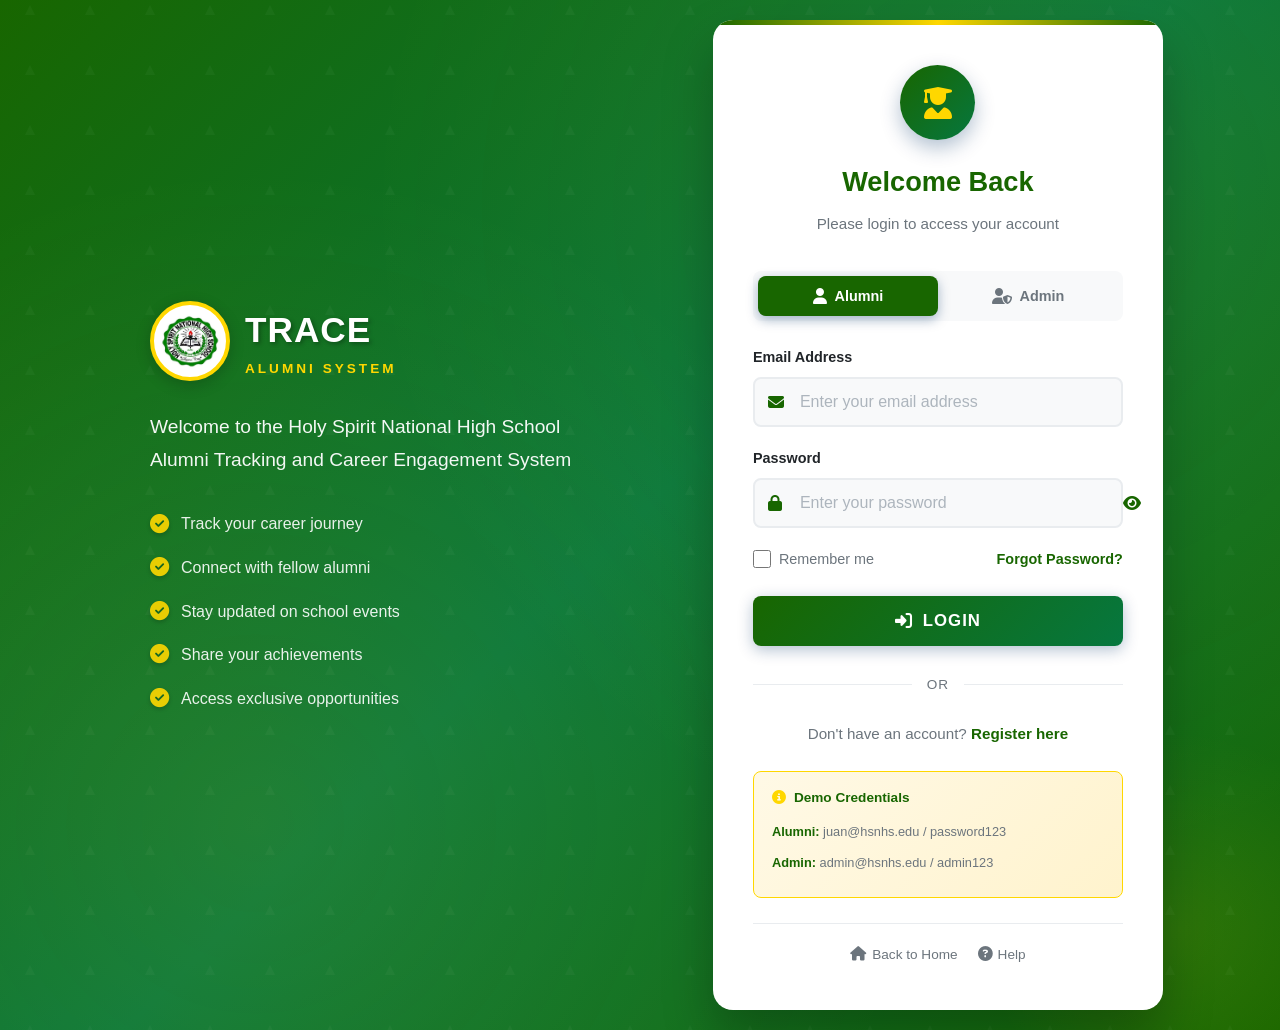
<file: login.html>
<!DOCTYPE html>
<html lang="en">
<head>
    <meta charset="UTF-8">
    <meta name="viewport" content="width=device-width, initial-scale=1.0">
    <title>Login - TRACE Alumni System | Holy Spirit National High School</title>
    <link rel="stylesheet" href="login.css">
    <link rel="stylesheet" href="https://cdnjs.cloudflare.com/ajax/libs/font-awesome/6.4.0/css/all.min.css">
</head>
<body>
    <div class="login-page">
        <div class="login-container">
            <!-- Left Side - School Branding -->
            <div class="login-brand">
                <div class="school-badge">
                    <img src="Image/hsnhs.logo.jpg" alt="HSNHS Logo">
                    <div>
                        <h1>TRACE</h1>
                        <span>Alumni System</span>
                    </div>
                </div>
                <p class="login-tagline">
                    Welcome to the Holy Spirit National High School Alumni Tracking and Career Engagement System
                </p>
                <ul class="login-features">
                    <li><i class="fas fa-check-circle"></i> Track your career journey</li>
                    <li><i class="fas fa-check-circle"></i> Connect with fellow alumni</li>
                    <li><i class="fas fa-check-circle"></i> Stay updated on school events</li>
                    <li><i class="fas fa-check-circle"></i> Share your achievements</li>
                    <li><i class="fas fa-check-circle"></i> Access exclusive opportunities</li>
                </ul>
            </div>

            <!-- Right Side - Login Form -->
            <div class="login-form-container">
                <div class="login-box">
                    <div class="login-box-header">
                        <div class="login-icon">
                            <i class="fas fa-user-graduate"></i>
                        </div>
                        <h2>Welcome Back</h2>
                        <p>Please login to access your account</p>
                    </div>

                    <form id="loginForm" onsubmit="handleLogin(event)">
                        <!-- Role Selection -->
                        <div class="role-tabs">
                            <button type="button" class="role-tab active" data-role="alumni" onclick="selectRole('alumni')">
                                <i class="fas fa-user"></i> Alumni
                            </button>
                            <button type="button" class="role-tab" data-role="admin" onclick="selectRole('admin')">
                                <i class="fas fa-user-shield"></i> Admin
                            </button>
                        </div>

                        <input type="hidden" id="selectedRole" value="alumni">

                        <!-- Email Field -->
                        <div class="form-group">
                            <label for="email">Email Address</label>
                            <div class="input-group">
                                <i class="fas fa-envelope"></i>
                                <input type="email" id="email" class="form-control" placeholder="Enter your email address" required>
                            </div>
                        </div>

                        <!-- Password Field -->
                        <div class="form-group">
                            <label for="password">Password</label>
                            <div class="input-group">
                                <i class="fas fa-lock"></i>
                                <input type="password" id="password" class="form-control" placeholder="Enter your password" required>
                                <button type="button" class="password-toggle" onclick="togglePassword()">
                                    <i class="fas fa-eye" id="toggleIcon"></i>
                                </button>
                            </div>
                        </div>

                        <!-- Remember Me & Forgot Password -->
                        <div class="form-options">
                            <label class="checkbox-label">
                                <input type="checkbox" id="rememberMe">
                                <span>Remember me</span>
                            </label>
                            <a href="#" class="forgot-password" onclick="showForgotPassword()">Forgot Password?</a>
                        </div>

                        <!-- Login Button -->
                        <button type="submit" class="btn-login">
                            <i class="fas fa-sign-in-alt"></i>
                            Login
                        </button>

                        <!-- Register Link -->
                        <div class="login-divider">
                            <span>or</span>
                        </div>

                        <p class="register-link">
                            Don't have an account? <a href="#" onclick="handleRegister()">Register here</a>
                        </p>
                    </form>

                    <!-- Demo Credentials -->
                    <div class="demo-box">
                        <h4><i class="fas fa-info-circle"></i> Demo Credentials</h4>
                        <div class="demo-credentials" id="demoCredentials">
                            <p><strong>Alumni:</strong> juan@hsnhs.edu / password123</p>
                            <p><strong>Admin:</strong> admin@hsnhs.edu / admin123</p>
                        </div>
                    </div>

                    <!-- Footer Links -->
                    <div class="login-footer">
                        <a href="index.html"><i class="fas fa-home"></i> Back to Home</a>
                        <a href="#" onclick="showHelp()"><i class="fas fa-question-circle"></i> Help</a>
                    </div>
                </div>
            </div>
        </div>
    </div>

    <!-- Toast Notification -->
    <div id="toast" class="toast">
        <span id="toastMessage"></span>
    </div>

    <!-- Forgot Password Modal -->
    <div id="forgotPasswordModal" class="modal">
        <div class="modal-content">
            <div class="modal-header">
                <h3><i class="fas fa-key"></i> Forgot Password</h3>
                <span class="close" onclick="closeModal('forgotPasswordModal')">&times;</span>
            </div>
            <div class="modal-body">
                <p>Enter your email address and we'll send you a link to reset your password.</p>
                <form id="forgotPasswordForm" onsubmit="handleForgotPassword(event)">
                    <div class="form-group">
                        <label for="resetEmail">Email Address</label>
                        <input type="email" id="resetEmail" class="form-control" placeholder="Enter your email" required>
                    </div>
                    <button type="submit" class="btn-login">
                        <i class="fas fa-paper-plane"></i> Send Reset Link
                    </button>
                </form>
            </div>
        </div>
    </div>

    <!-- Help Modal -->
    <div id="helpModal" class="modal">
        <div class="modal-content">
            <div class="modal-header">
                <h3><i class="fas fa-question-circle"></i> Login Help</h3>
                <span class="close" onclick="closeModal('helpModal')">&times;</span>
            </div>
            <div class="modal-body">
                <h4>Common Issues:</h4>
                <ul style="margin: 15px 0; padding-left: 20px;">
                    <li style="margin-bottom: 10px;">Make sure you're using the correct email address</li>
                    <li style="margin-bottom: 10px;">Check if your Caps Lock is off</li>
                    <li style="margin-bottom: 10px;">If you forgot your password, use the "Forgot Password" link</li>
                    <li style="margin-bottom: 10px;">New alumni need to register first</li>
                </ul>
                <h4>Contact Support:</h4>
                <p>Email: support@hsnhs.edu.ph</p>
                <p>Phone: (02) 8123-4567</p>
            </div>
        </div>
    </div>

    <script src="login.js"></script>
</body>
</html>
</file>
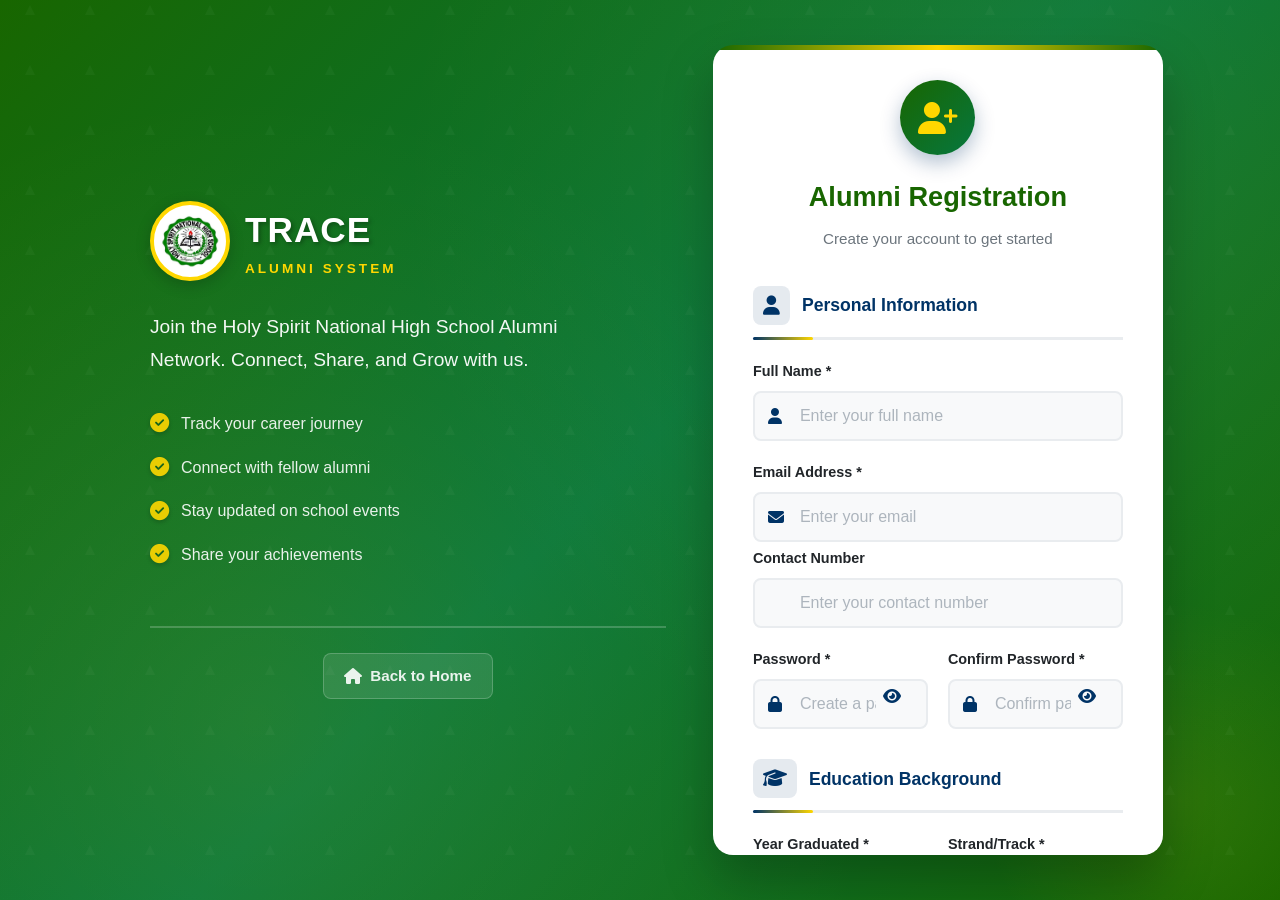
<file: register.html>
<!DOCTYPE html>
<html lang="en">
<head>
    <meta charset="UTF-8">
    <meta name="viewport" content="width=device-width, initial-scale=1.0">
    <title>Register - TRACE Alumni System | Holy Spirit National High School</title>
    <!-- Use Login CSS for the main layout -->
    <link rel="stylesheet" href="login.css">
    <!-- Use Register CSS for specific form styles -->
    <link rel="stylesheet" href="register.css">
    <link rel="stylesheet" href="https://cdnjs.cloudflare.com/ajax/libs/font-awesome/6.4.0/css/all.min.css">
</head>
<body>
    <div class="login-page">
        <div class="login-container">
            <!-- Left Side - School Branding -->
            <div class="login-brand">
                <div class="school-badge">
                    <img src="Image/hsnhs.logo.jpg" alt="HSNHS Logo">
                    <div>
                        <h1>TRACE</h1>
                        <span>Alumni System</span>
                    </div>
                </div>
                <p class="login-tagline">
                    Join the Holy Spirit National High School Alumni Network. Connect, Share, and Grow with us.
                </p>
                <ul class="login-features">
                    <li><i class="fas fa-check-circle"></i> Track your career journey</li>
                    <li><i class="fas fa-check-circle"></i> Connect with fellow alumni</li>
                    <li><i class="fas fa-check-circle"></i> Stay updated on school events</li>
                    <li><i class="fas fa-check-circle"></i> Share your achievements</li>
                </ul>
            <div class="login-footer">
                <a href="index.html"><i class="fas fa-home"></i> Back to Home</a>
            </div>
        </div>

        <!-- Right Side - Registration Form -->
        <div class="login-form-container">
            <div class="login-box register-box">
                <div class="login-box-header">
                    <div class="login-icon">
                        <i class="fas fa-user-plus"></i>
                    </div>
                    <h2>Alumni Registration</h2>
                    <p>Create your account to get started</p>
                </div>

                <form id="registerForm" onsubmit="handleRegistration(event)">
                    
                    <!-- Section: Personal Information -->
                    <div class="form-section-title">
                        <i class="fas fa-user"></i> Personal Information
                    </div>
                    
                    <div class="form-group">
                        <label for="fullName">Full Name *</label>
                        <div class="input-group">
                            <i class="fas fa-user"></i>
                            <input type="text" id="fullName" class="form-control" placeholder="Enter your full name" required>
                        </div>
                    </div>

                    <div class="form-row">
                        <div class="form-group">
                            <label for="email">Email Address *</label>
                            <div class="input-group">
                                <i class="fas fa-envelope"></i>
                                <input type="email" id="email" class="form-control" placeholder="Enter your email" required>
                            </div>
                        </div>
                    </div>

                    <div class="form-group">
                        <label for="contactNumber">Contact Number</label>
                        <input type="text" id="contactNumber" class="form-control" placeholder="Enter your contact number">
                    </div>

                    <div class="form-row">
                        <div class="form-group">
                            <label for="password">Password *</label>
                            <div class="input-group">
                                <i class="fas fa-lock"></i>
                                <input type="password" id="password" class="form-control" placeholder="Create a password" required minlength="6">
                                <button type="button" class="password-toggle" onclick="togglePasswordField('password')">
                                    <i class="fas fa-eye" id="toggleIcon-password"></i>
                                </button>
                            </div>
                        </div>
                        <div class="form-group">
                            <label for="confirmPassword">Confirm Password *</label>
                            <div class="input-group">
                                <i class="fas fa-lock"></i>
                                <input type="password" id="confirmPassword" class="form-control" placeholder="Confirm password" required>
                                <button type="button" class="password-toggle" onclick="togglePasswordField('confirmPassword')">
                                    <i class="fas fa-eye" id="toggleIcon-confirmPassword"></i>
                                </button>
                            </div>
                        </div>
                    </div>

                    <!-- Section: Education -->
                    <div class="form-section-title">
                        <i class="fas fa-graduation-cap"></i> Education Background
                    </div>

                    <div class="form-row">
                        <div class="form-group">
                            <label for="yearGraduated">Year Graduated *</label>
                            <div class="input-group">
                                <i class="fas fa-calendar"></i>
                                <select id="yearGraduated" class="form-control" required>
                                    <option value="">Select Year</option>
                                    <!-- Populated by JS -->
                                </select>
                            </div>
                        </div>
                        <div class="form-group">
                            <label for="strand">Strand/Track *</label>
                            <div class="input-group">
                                <i class="fas fa-book"></i>
                                <select id="strand" class="form-control" required>
                                    <option value="">Select Strand</option>
                                    <option value="STEM">STEM</option>
                                    <option value="HUMSS">HUMSS</option>
                                    <option value="ABM">ABM</option>
                                    <option value="TVL">TVL</option>
                                    <option value="ICT">ICT</option>
                                </select>
                            </div>
                        </div>
                    </div>

                    <!-- Section: Current Status -->
                    <div class="form-section-title">
                        <i class="fas fa-briefcase"></i> Current Status
                    </div>

                    <div class="form-group">
                        <label for="currentStatus">Status *</label>
                        <div class="input-group">
                            <i class="fas fa-clipboard-check"></i>
                            <select id="currentStatus" class="form-control" required onchange="handleStatusChange()">
                                <option value="">Select Status</option>
                                <option value="Employed">Employed</option>
                                <option value="Unemployed">Unemployed</option>
                                <option value="College">College Student</option>
                                <option value="Entrepreneur">Entrepreneur</option>
                                <option value="Training">Skills Training</option>
                            </select>
                        </div>
                    </div>

                    <!-- DYNAMIC FIELDS BASED ON STATUS -->
                    <div id="employmentDetails" class="dynamic-section" style="display: none;">
                        <!-- If Employed -->
                        <div class="form-row" id="employedFields">
                            <div class="form-group">
                                <label for="jobTitle">Job Title *</label>
                                <div class="input-group">
                                    <i class="fas fa-briefcase"></i>
                                    <input type="text" id="jobTitle" class="form-control" placeholder="e.g. Software Engineer">
                                </div>
                            </div>
                            <div class="form-group">
                                <label for="companyName">Company Name *</label>
                                <div class="input-group">
                                    <i class="fas fa-building"></i>
                                    <input type="text" id="companyName" class="form-control" placeholder="e.g. Google Inc.">
                                </div>
                            </div>
                        </div>
                        
                        <!-- Common for Employed/Entrepreneur -->
                        <div class="form-group">
                            <label for="jobLocation">Job Location</label>
                            <div class="input-group">
                                <i class="fas fa-map-marker-alt"></i>
                                <input type="text" id="jobLocation" class="form-control" placeholder="e.g. Manila, Philippines">
                            </div>
                        </div>
                    </div>

                    <div id="unemploymentDetails" class="dynamic-section" style="display: none;">
                        <!-- If Unemployed -->
                        <div class="form-row">
                            <div class="form-group">
                                <label for="yearsUnemployed">How many years? *</label>
                                <div class="input-group">
                                    <i class="fas fa-clock"></i>
                                    <input type="number" id="yearsUnemployed" class="form-control" placeholder="e.g. 1" min="0">
                                </div>
                            </div>
                            <div class="form-group">
                                <label for="lookingFor">Looking for a job?</label>
                                <div class="input-group">
                                    <i class="fas fa-search"></i>
                                    <select id="lookingFor" class="form-control">
                                        <option value="Yes">Yes</option>
                                        <option value="No">No</option>
                                    </select>
                                </div>
                            </div>
                        </div>
                    </div>

                     <!-- For College Students -->
                     <div id="collegeDetails" class="dynamic-section" style="display: none;">
                        <div class="form-row">
                            <div class="form-group">
                                <label for="university">University/College *</label>
                                <div class="input-group">
                                    <i class="fas fa-university"></i>
                                    <input type="text" id="university" class="form-control" placeholder="e.g. Harvard University">
                                </div>
                            </div>
                            <div class="form-group">
                                <label for="course">Course/Degree *</label>
                                <div class="input-group">
                                    <i class="fas fa-graduation-cap"></i>
                                    <input type="text" id="course" class="form-control" placeholder="e.g. BS Computer Science">
                                </div>
                            </div>
                        </div>
                    </div>

                    <!-- Section: Additional -->
                    <div class="form-section-title">
                        <i class="fas fa-tools"></i> Additional Info
                    </div>

                    <div class="form-group">
                        <label for="skills">Skills (comma separated)</label>
                        <div class="input-group">
                            <i class="fas fa-code"></i>
                            <input type="text" id="skills" class="form-control" placeholder="e.g. Java, Python, Design">
                        </div>
                    </div>

                    <!-- Terms -->
                    <div class="terms-box">
                        <label class="checkbox-label">
                            <input type="checkbox" id="agreeTerms" required>
                            <span>I agree to the <a href="#" onclick="showTerms(event)">Terms</a> and <a href="#" onclick="showPrivacy(event)">Privacy Policy</a></span>
                        </label>
                    </div>

                    <!-- Actions -->
                    <button type="submit" class="btn-login">
                        <i class="fas fa-user-plus"></i> Register Account
                    </button>

                    <div class="login-divider">
                        <span>or</span>
                    </div>

                    <p class="register-link">
                        Already have an account? <a href="login.html">Login here</a>
                    </p>
                </form>
            </div>
        </div>
    </div>
</div>

<!-- Terms Modal -->
<div id="termsModal" class="modal">
    <div class="modal-content">
        <div class="modal-header">
            <h3><i class="fas fa-file-contract"></i> Terms and Conditions</h3>
            <span class="close" onclick="closeModal('termsModal')">&times;</span>
        </div>
        <div class="modal-body">
            <p>By registering, you agree to provide accurate information. You consent to the school using your data for alumni engagement purposes.</p>
        </div>
    </div>
</div>

<!-- Privacy Modal -->
<div id="privacyModal" class="modal">
    <div class="modal-content">
        <div class="modal-header">
            <h3><i class="fas fa-shield-alt"></i> Privacy Policy</h3>
            <span class="close" onclick="closeModal('privacyModal')">&times;</span>
        </div>
        <div class="modal-body">
            <p>Your personal information is kept secure and will not be shared with third parties without your consent.</p>
        </div>
    </div>
</div>

<!-- Success Modal -->
<div id="successModal" class="modal">
    <div class="modal-content">
        <div class="success-content">
            <div class="success-icon">
                <i class="fas fa-check-circle"></i>
            </div>
            <h3>Registration Successful!</h3>
            <p>Welcome to HSNHS Alumni.</p>
            <p>Please login to continue.</p>
            <button class="btn-login" onclick="window.location.href='login.html'">
                <i class="fas fa-sign-in-alt"></i> Proceed to Login
            </button>
        </div>
    </div>
</div>

<!-- Toast Notification -->
<div id="toast" class="toast">
    <span id="toastMessage"></span>
</div>

<script src="register.js"></script>

</body>
</html>
</file>
<file: login.css>
/* =============================================
   LOGIN PAGE STYLES - TRACE ALUMNI SYSTEM
   Holy Spirit National High School
   ============================================= */

/* CSS Variables */
:root {
    --primary-color: #186600;
    --primary-light: #06773f;
    --primary-dark: #058b48;
    --secondary-color: #FFD700;
    --accent-color: #0056b3;
    --success-color: #28a745;
    --danger-color: #dc3545;
    --text-dark: #212529;
    --text-muted: #6c757d;
    --border-color: #e9ecef;
    --light-bg: #f8f9fa;
    --white: #ffffff;
    --shadow-sm: 0 2px 8px rgba(0, 0, 0, 0.08);
    --shadow-md: 0 4px 16px rgba(0, 0, 0, 0.12);
    --shadow-lg: 0 8px 32px rgba(0, 0, 0, 0.15);
    --radius-sm: 8px;
    --radius-md: 12px;
    --radius-lg: 20px;
    --transition: all 0.3s ease;
}

/* =============================================
   BASE STYLES
   ============================================= */

* {
    margin: 0;
    padding: 0;
    box-sizing: border-box;
}

body {
    font-family: 'Segoe UI', Tahoma, Geneva, Verdana, sans-serif;
    line-height: 1.6;
    min-height: 100vh;
}

/* =============================================
   LOGIN PAGE CONTAINER
   ============================================= */

.login-page {
    min-height: 100vh;
    display: flex;
    background: linear-gradient(135deg, var(--primary-color) 0%, var(--primary-light) 50%, var(--primary-color) 100%);
    position: relative;
    overflow: hidden;
}

/* Decorative background elements */
.login-page::before {
    content: '';
    position: absolute;
    top: 0;
    left: 0;
    right: 0;
    bottom: 0;
    background: 
        radial-gradient(circle at 20% 80%, rgba(255, 215, 0, 0.1) 0%, transparent 50%),
        radial-gradient(circle at 80% 20%, rgba(255, 215, 0, 0.08) 0%, transparent 50%),
        url("data:image/svg+xml,%3Csvg width='60' height='60' viewBox='0 0 60 60' xmlns='http://www.w3.org/2000/svg'%3E%3Cpath d='M30 5L35 15H25L30 5z' fill='rgba(255,255,255,0.03)'/%3E%3C/svg%3E");
    pointer-events: none;
}

/* School motif decoration */
.login-page::after {
    content: '';
    position: absolute;
    bottom: -100px;
    right: -100px;
    width: 400px;
    height: 400px;
    background: radial-gradient(circle, rgba(255, 215, 0, 0.1) 0%, transparent 70%);
    border-radius: 50%;
    pointer-events: none;
}

.login-container {
    display: flex;
    width: 100%;
    max-width: 1100px;
    margin: auto;
    padding: 20px;
    position: relative;
    z-index: 1;
}

/* =============================================
   LEFT SIDE - SCHOOL BRANDING
   ============================================= */

.login-brand {
    flex: 1;
    display: flex;
    flex-direction: column;
    justify-content: center;
    padding: 40px;
    color: var(--white);
}

/* School badge with logo */
.school-badge {
    display: flex;
    align-items: center;
    gap: 15px;
    margin-bottom: 30px;
}

.school-badge img {
    width: 80px;
    height: 80px;
    border-radius: 50%;
    border: 4px solid var(--secondary-color);
    background: var(--white);
    padding: 5px;
    object-fit: contain;
    box-shadow: 0 4px 15px rgba(0, 0, 0, 0.2);
}

.school-badge h1 {
    font-size: 2.2rem;
    font-weight: 700;
    text-shadow: 2px 2px 4px rgba(0, 0, 0, 0.3);
    letter-spacing: 1px;
}

.school-badge span {
    display: block;
    font-size: 0.85rem;
    color: var(--secondary-color);
    text-transform: uppercase;
    letter-spacing: 3px;
    font-weight: 600;
}

/* Tagline */
.login-tagline {
    font-size: 1.2rem;
    margin-bottom: 35px;
    line-height: 1.7;
    opacity: 0.95;
    max-width: 450px;
}

/* Feature list */
.login-features {
    list-style: none;
}

.login-features li {
    display: flex;
    align-items: center;
    gap: 12px;
    margin-bottom: 18px;
    font-size: 1rem;
    opacity: 0.9;
    transition: var(--transition);
}

.login-features li:hover {
    opacity: 1;
    transform: translateX(5px);
}

.login-features li i {
    color: var(--secondary-color);
    font-size: 1.2rem;
    text-shadow: 0 2px 4px rgba(0, 0, 0, 0.2);
}

/* =============================================
   RIGHT SIDE - LOGIN FORM
   ============================================= */

.login-form-container {
    flex: 0.9;
    display: flex;
    justify-content: center;
    align-items: center;
}

/* Login box */
.login-box {
    background: var(--white);
    border-radius: var(--radius-lg);
    padding: 45px 40px;
    width: 100%;
    max-width: 450px;
    box-shadow: 0 25px 50px rgba(0, 0, 0, 0.25);
    position: relative;
    overflow: hidden;
}

/* Decorative top border */
.login-box::before {
    content: '';
    position: absolute;
    top: 0;
    left: 0;
    right: 0;
    height: 5px;
    background: linear-gradient(90deg, var(--primary-color), var(--secondary-color), var(--primary-color));
}

/* Login box header */
.login-box-header {
    text-align: center;
    margin-bottom: 35px;
}

.login-box-header .login-icon {
    width: 75px;
    height: 75px;
    background: linear-gradient(135deg, var(--primary-color), var(--primary-light));
    border-radius: 50%;
    display: flex;
    align-items: center;
    justify-content: center;
    margin: 0 auto 20px;
    font-size: 2rem;
    color: var(--secondary-color);
    box-shadow: 0 8px 20px rgba(0, 51, 102, 0.3);
}

.login-box-header h2 {
    color: var(--primary-color);
    font-size: 1.7rem;
    margin-bottom: 8px;
    font-weight: 700;
}

.login-box-header p {
    color: var(--text-muted);
    font-size: 0.95rem;
}

/* =============================================
   ROLE SELECTION TABS
   ============================================= */

.role-tabs {
    display: flex;
    margin-bottom: 25px;
    background: var(--light-bg);
    border-radius: var(--radius-sm);
    padding: 5px;
}

.role-tab {
    flex: 1;
    padding: 12px 15px;
    text-align: center;
    border: none;
    background: transparent;
    cursor: pointer;
    border-radius: 8px;
    font-weight: 600;
    font-size: 0.9rem;
    transition: var(--transition);
    color: var(--text-muted);
    display: flex;
    align-items: center;
    justify-content: center;
    gap: 8px;
}

.role-tab i {
    font-size: 1rem;
}

.role-tab.active {
    background: var(--primary-color);
    color: var(--white);
    box-shadow: 0 4px 12px rgba(0, 51, 102, 0.35);
}

.role-tab:not(.active):hover {
    background: rgba(0, 51, 102, 0.08);
    color: var(--primary-color);
}

/* =============================================
   FORM STYLES
   ============================================= */

.form-group {
    margin-bottom: 20px;
}

.form-group label {
    display: block;
    margin-bottom: 8px;
    font-weight: 600;
    color: var(--text-dark);
    font-size: 0.9rem;
}

.input-group {
    position: relative;
}

.input-group i {
    position: absolute;
    left: 15px;
    top: 50%;
    transform: translateY(-50%);
    color: var(--primary-color);
    font-size: 1rem;
    z-index: 1;
}

.form-control {
    width: 100%;
    padding: 14px 14px 14px 45px;
    border: 2px solid var(--border-color);
    border-radius: var(--radius-sm);
    font-size: 1rem;
    transition: var(--transition);
    background: var(--light-bg);
    color: var(--text-dark);
}

.form-control::placeholder {
    color: #adb5bd;
}

.form-control:focus {
    outline: none;
    border-color: var(--primary-color);
    background: var(--white);
    box-shadow: 0 0 0 4px rgba(0, 51, 102, 0.1);
}

.form-control.error {
    border-color: var(--danger-color);
    box-shadow: 0 0 0 4px rgba(220, 53, 69, 0.1);
}

/* Password toggle button */
.password-toggle {
    position: absolute;
    right: 15px;
    top: 50%;
    transform: translateY(-50%);
    background: none;
    border: none;
    cursor: pointer;
    color: var(--text-muted);
    font-size: 1rem;
    padding: 0;
    transition: var(--transition);
}

.password-toggle:hover {
    color: var(--primary-color);
}

/* =============================================
   FORM OPTIONS
   ============================================= */

.form-options {
    display: flex;
    justify-content: space-between;
    align-items: center;
    margin-bottom: 25px;
    font-size: 0.9rem;
}

.checkbox-label {
    display: flex;
    align-items: center;
    gap: 8px;
    cursor: pointer;
    color: var(--text-muted);
    transition: var(--transition);
}

.checkbox-label:hover {
    color: var(--primary-color);
}

.checkbox-label input[type="checkbox"] {
    width: 18px;
    height: 18px;
    accent-color: var(--primary-color);
    cursor: pointer;
    border-radius: 4px;
}

.forgot-password {
    color: var(--primary-color);
    font-weight: 600;
    text-decoration: none;
    transition: var(--transition);
}

.forgot-password:hover {
    color: var(--secondary-color);
    text-decoration: underline;
}

/* =============================================
   LOGIN BUTTON
   ============================================= */

.btn-login {
    width: 100%;
    padding: 15px 20px;
    background: linear-gradient(135deg, var(--primary-color), var(--primary-light));
    color: var(--white);
    border: none;
    border-radius: var(--radius-sm);
    font-size: 1.05rem;
    font-weight: 700;
    cursor: pointer;
    transition: var(--transition);
    display: flex;
    align-items: center;
    justify-content: center;
    gap: 10px;
    text-transform: uppercase;
    letter-spacing: 1px;
    box-shadow: 0 4px 15px rgba(0, 51, 102, 0.3);
}

.btn-login:hover {
    transform: translateY(-2px);
    box-shadow: 0 8px 25px rgba(0, 51, 102, 0.4);
    background: linear-gradient(135deg, var(--primary-light), var(--accent-color));
}

.btn-login:active {
    transform: translateY(0);
}

.btn-login:disabled {
    opacity: 0.7;
    cursor: not-allowed;
    transform: none;
}

/* =============================================
   DIVIDER
   ============================================= */

.login-divider {
    text-align: center;
    margin: 25px 0;
    position: relative;
}

.login-divider::before {
    content: '';
    position: absolute;
    top: 50%;
    left: 0;
    right: 0;
    height: 1px;
    background: var(--border-color);
}

.login-divider span {
    background: var(--white);
    padding: 0 15px;
    color: var(--text-muted);
    font-size: 0.85rem;
    position: relative;
    text-transform: uppercase;
    letter-spacing: 1px;
}

/* =============================================
   REGISTER LINK
   ============================================= */

.register-link {
    text-align: center;
    color: var(--text-muted);
    font-size: 0.95rem;
}

.register-link a {
    color: var(--primary-color);
    font-weight: 700;
    text-decoration: none;
    transition: var(--transition);
}

.register-link a:hover {
    color: var(--secondary-color);
    text-decoration: underline;
}

/* =============================================
   DEMO CREDENTIALS BOX
   ============================================= */

.demo-box {
    background: linear-gradient(135deg, #fff9e6, #fff3cd);
    border: 1px solid var(--secondary-color);
    border-radius: var(--radius-sm);
    padding: 15px 18px;
    margin-top: 25px;
}

.demo-box h4 {
    color: var(--primary-color);
    font-size: 0.85rem;
    margin-bottom: 10px;
    display: flex;
    align-items: center;
    gap: 8px;
}

.demo-box h4 i {
    color: var(--secondary-color);
}

.demo-credentials {
    font-size: 0.8rem;
    color: var(--text-muted);
}

.demo-credentials p {
    margin-bottom: 5px;
    padding: 3px 0;
}

.demo-credentials strong {
    color: var(--primary-color);
    font-weight: 600;
}

/* =============================================
   LOGIN FOOTER
   ============================================= */

.login-footer {
    text-align: center;
    margin-top: 25px;
    padding-top: 20px;
    border-top: 1px solid var(--border-color);
    display: flex;
    justify-content: center;
    gap: 20px;
}

.login-footer a {
    color: var(--text-muted);
    font-size: 0.85rem;
    text-decoration: none;
    transition: var(--transition);
    display: flex;
    align-items: center;
    gap: 6px;
}

.login-footer a:hover {
    color: var(--primary-color);
}

.login-footer a i {
    font-size: 0.9rem;
}

/* =============================================
   TOAST NOTIFICATIONS
   ============================================= */

.toast {
    position: fixed;
    top: 20px;
    right: 20px;
    padding: 15px 25px;
    border-radius: var(--radius-sm);
    color: var(--white);
    font-weight: 500;
    z-index: 9999;
    opacity: 0;
    transform: translateX(400px);
    transition: all 0.4s ease;
    box-shadow: 0 5px 20px rgba(0, 0, 0, 0.2);
    max-width: 350px;
}

.toast.show {
    opacity: 1;
    transform: translateX(0);
}

.toast-success {
    background: linear-gradient(135deg, var(--success-color), #20c997);
}

.toast-error {
    background: linear-gradient(135deg, var(--danger-color), #c82333);
}

.toast-info {
    background: linear-gradient(135deg, var(--primary-color), var(--primary-light));
}

.toast i {
    margin-right: 10px;
}

/* =============================================
   MODAL STYLES
   ============================================= */

.modal {
    display: none;
    position: fixed;
    z-index: 2000;
    left: 0;
    top: 0;
    width: 100%;
    height: 100%;
    background-color: rgba(0, 0, 0, 0.6);
    justify-content: center;
    align-items: center;
    backdrop-filter: blur(5px);
}

.modal.show {
    display: flex;
}

.modal-content {
    background-color: var(--white);
    padding: 30px;
    border-radius: var(--radius-md);
    width: 90%;
    max-width: 450px;
    position: relative;
    box-shadow: 0 20px 60px rgba(0, 0, 0, 0.3);
    animation: modalSlideIn 0.3s ease;
}

@keyframes modalSlideIn {
    from {
        opacity: 0;
        transform: translateY(-30px);
    }
    to {
        opacity: 1;
        transform: translateY(0);
    }
}

.modal-header {
    display: flex;
    justify-content: space-between;
    align-items: center;
    margin-bottom: 20px;
    padding-bottom: 15px;
    border-bottom: 2px solid var(--light-bg);
}

.modal-header h3 {
    color: var(--primary-color);
}
</file>
<file: register.css>
/* =============================================
   REGISTER PAGE STYLES - TRACE ALUMNI SYSTEM
   Holy Spirit National High School
   ============================================= */

/* Import base styles from login.css for consistency */
@import url('login.css');

/* =============================================
   REGISTER BOX OVERRIDES
   ============================================= */

.register-box {
    max-height: 90vh;
    overflow-y: auto;
    padding: 35px 40px !important;
    background: #ffffff;
}

/* Custom scrollbar for register box */
.register-box::-webkit-scrollbar {
    width: 8px;
}

.register-box::-webkit-scrollbar-track {
    background: #f1f1f1;
    border-radius: 4px;
}

.register-box::-webkit-scrollbar-thumb {
    background: #c4c4c4;
    border-radius: 4px;
}

.register-box::-webkit-scrollbar-thumb:hover {
    background: #24e43d;
}

/* =============================================
   BACK HOME BUTTON - IMPROVED VISIBILITY
   ============================================= */

.login-footer {
    text-align: center;
    margin-top: 40px;
    padding-top: 25px;
    border-top: 2px solid rgba(255, 255, 255, 0.2);
    display: flex;
    justify-content: center;
    gap: 25px;
}

.login-footer a {
    color: rgba(255, 255, 255, 0.9);
    font-size: 0.95rem;
    text-decoration: none;
    transition: all 0.3s ease;
    display: flex;
    align-items: center;
    gap: 8px;
    padding: 10px 20px;
    background: rgba(255, 255, 255, 0.1);
    border-radius: 8px;
    border: 1px solid rgba(255, 255, 255, 0.2);
    font-weight: 600;
}

.login-footer a:hover {
    color: #ffffff;
    background: rgba(255, 255, 255, 0.2);
    transform: translateY(-2px);
    box-shadow: 0 4px 15px rgba(0, 0, 0, 0.2);
}

.login-footer a i {
    font-size: 1rem;
}

/* =============================================
   FORM SECTION TITLES
   ============================================= */

.form-section-title {
    font-size: 1.1rem;
    font-weight: 700;
    color: #003366;
    margin: 30px 0 20px 0;
    padding-bottom: 12px;
    border-bottom: 3px solid #e9ecef;
    display: flex;
    align-items: center;
    gap: 12px;
    position: relative;
}

.form-section-title::after {
    content: '';
    position: absolute;
    bottom: -3px;
    left: 0;
    width: 60px;
    height: 3px;
    background: linear-gradient(90deg, #003366, #FFD700);
    border-radius: 2px;
}

.form-section-title i {
    font-size: 1.2rem;
    color: #003366;
    background: rgba(0, 51, 102, 0.1);
    padding: 10px;
    border-radius: 8px;
}

/* =============================================
   FORM ROWS (2 COLUMNS)
   ============================================= */

.form-row {
    display: flex;
    gap: 20px;
    margin-bottom: 5px;
}

.form-row .form-group {
    flex: 1;
    margin-bottom: 0;
}

/* =============================================
   INPUT FIELDS - IMPROVED SPACING
   ============================================= */

.form-group {
    margin-bottom: 20px;
}

.form-group label {
    display: block;
    margin-bottom: 8px;
    font-weight: 600;
    color: #212529;
    font-size: 0.9rem;
}

.input-group {
    position: relative;
    display: flex;
    align-items: center;
}

.input-group i:first-child {
    position: absolute;
    left: 15px;
    color: #003366;
    font-size: 1rem;
    z-index: 1;
    transition: color 0.3s ease;
}

.form-control {
    width: 100%;
    padding: 14px 50px 14px 45px;
    border: 2px solid #e9ecef;
    border-radius: 8px;
    font-size: 1rem;
    transition: all 0.3s ease;
    background: #f8f9fa;
    color: #212529;
}

.form-control::placeholder {
    color: #adb5bd;
}

.form-control:focus {
    outline: none;
    border-color: #003366;
    background: #ffffff;
    box-shadow: 0 0 0 4px rgba(0, 51, 102, 0.1);
}

.form-control:focus + i,
.input-group:focus-within i:first-child {
    color: #003366;
}

/* =============================================
   PASSWORD TOGGLE - IMPROVED SPACING
   ============================================= */

.password-toggle {
    position: absolute;
    right: 15px;
    background: none;
    border: none;
    cursor: pointer;
    color: #6c757d;
    font-size: 1rem;
    padding: 5px;
    margin-right: 5px;
    transition: all 0.3s ease;
    display: flex;
    align-items: center;
    justify-content: center;
    width: 32px;
    height: 32px;
    border-radius: 6px;
}

.password-toggle:hover {
    color: #003366;
    background: rgba(0, 51, 102, 0.1);
}

.password-toggle i {
    position: static !important;
    font-size: 1rem;
}

/* =============================================
   SELECT DROPDOWN STYLES
   ============================================= */

select.form-control {
    appearance: none;
    background-image: url("data:image/svg+xml,%3Csvg xmlns='http://www.w3.org/2000/svg' width='12' height='12' viewBox='0 0 12 12'%3E%3Cpath fill='%23003366' d='M6 8L1 3h10z'/%3E%3C/svg%3E");
    background-repeat: no-repeat;
    background-position: right 15px center;
    padding-right: 40px;
    cursor: pointer;
}

select.form-control:hover {
    border-color: #003366;
}

/* =============================================
   DYNAMIC SECTIONS (EMPLOYED/UNEMPLOYED)
   ============================================= */

.dynamic-section {
    background: linear-gradient(135deg, #f8f9fa 0%, #e9ecef 100%);
    padding: 20px;
    border-radius: 12px;
    border-left: 5px solid #003366;
    margin-bottom: 20px;
    animation: slideDown 0.4s ease;
    box-shadow: 0 2px 10px rgba(0, 0, 0, 0.05);
}

@keyframes slideDown {
    from {
        opacity: 0;
        transform: translateY(-15px);
    }
    to {
        opacity: 1;
        transform: translateY(0);
    }
}

.dynamic-section h4 {
    color: #003366;
    font-size: 0.95rem;
    margin-bottom: 15px;
    display: flex;
    align-items: center;
    gap: 8px;
}

.dynamic-section h4 i {
    color: #FFD700;
}

/* =============================================
   TERMS SECTION
   ============================================= */

.terms-box {
    background: #fff9e6;
    border: 1px solid #FFD700;
    border-radius: 8px;
    padding: 15px 20px;
    margin: 25px 0;
}

.checkbox-label {
    display: flex;
    align-items: flex-start;
    gap: 12px;
    cursor: pointer;
    font-size: 0.9rem;
    color: #495057;
    line-height: 1.5;
}

.checkbox-label input[type="checkbox"] {
    width: 18px;
    height: 18px;
    accent-color: #003366;
    cursor: pointer;
    margin-top: 2px;
    flex-shrink: 0;
}

.checkbox-label a {
    color: #003366;
    font-weight: 600;
    text-decoration: none;
    transition: color 0.3s ease;
}

.checkbox-label a:hover {
    color: #FFD700;
    text-decoration: underline;
}

/* =============================================
   BUTTONS
   ============================================= */

.btn-login {
    width: 100%;
    padding: 16px 25px;
    background: linear-gradient(135deg, #003366 0%, #004080 100%);
    color: #ffffff;
    border: none;
    border-radius: 8px;
    font-size: 1.05rem;
    font-weight: 700;
    cursor: pointer;
    transition: all 0.3s ease;
    display: flex;
    align-items: center;
    justify-content: center;
    gap: 10px;
    text-transform: uppercase;
    letter-spacing: 1px;
    box-shadow: 0 4px 15px rgba(0, 51, 102, 0.3);
    margin-top: 10px;
}

.btn-login:hover {
    transform: translateY(-3px);
    box-shadow: 0 8px 25px rgba(0, 51, 102, 0.4);
    background: linear-gradient(135deg, #004080 0%, #0056b3 100%);
}

.btn-login:active {
    transform: translateY(-1px);
}

.btn-login:disabled {
    opacity: 0.6;
    cursor: not-allowed;
    transform: none;
}

/* =============================================
   LOGIN DIVIDER
   ============================================= */

.login-divider {
    text-align: center;
    margin: 25px 0;
    position: relative;
}

.login-divider::before {
    content: '';
    position: absolute;
    top: 50%;
    left: 0;
    right: 0;
    height: 1px;
    background: #e9ecef;
}

.login-divider span {
    background: #ffffff;
    padding: 0 15px;
    color: #6c757d;
    font-size: 0.85rem;
    position: relative;
    text-transform: uppercase;
    letter-spacing: 1px;
}

/* =============================================
   REGISTER LINK
   ============================================= */

.register-link {
    text-align: center;
    color: #6c757d;
    font-size: 0.95rem;
}

.register-link a {
    color: #003366;
    font-weight: 700;
    text-decoration: none;
    transition: all 0.3s ease;
}

.register-link a:hover {
    color: #FFD700;
    text-decoration: underline;
}

/* =============================================
   MODAL STYLES
   ============================================= */

.modal {
    display: none;
    position: fixed;
    z-index: 2000;
    left: 0;
    top: 0;
    width: 100%;
    height: 100%;
    background-color: rgba(0, 0, 0, 0.6);
    justify-content: center;
    align-items: center;
    backdrop-filter: blur(5px);
}

.modal.show {
    display: flex;
}

.modal-content {
    background-color: #ffffff;
    padding: 30px;
    border-radius: 12px;
    width: 90%;
    max-width: 500px;
    position: relative;
    box-shadow: 0 20px 60px rgba(0, 0, 0, 0.3);
    animation: modalSlideIn 0.3s ease;
}

@keyframes modalSlideIn {
    from {
        opacity: 0;
        transform: translateY(-30px);
    }
    to {
        opacity: 1;
        transform: translateY(0);
    }
}

.modal-header {
    display: flex;
    justify-content: space-between;
    align-items: center;
    margin-bottom: 20px;
    padding-bottom: 15px;
    border-bottom: 2px solid #e9ecef;
}

.modal-header h3 {
    color: #003366;
    font-size: 1.3rem;
    display: flex;
    align-items: center;
    gap: 10px;
}

.modal-header h3 i {
    color: #FFD700;
}

.close {
    font-size: 1.5rem;
    font-weight: bold;
    color: #6c757d;
    cursor: pointer;
    transition: color 0.3s ease;
    line-height: 1;
}

.close:hover {
    color: #dc3545;
}

.modal-body {
    color: #495057;
    line-height: 1.7;
}

.modal-body h4 {
    color: #003366;
    margin: 20px 0 10px 0;
    font-size: 1rem;
}

.modal-body p {
    margin-bottom: 15px;
}

.modal-actions {
    margin-top: 25px;
    text-align: right;
}

/* =============================================
   SUCCESS MODAL
   ============================================= */

.success-content {
    text-align: center;
    padding: 20px;
}

.success-icon {
    font-size: 4rem;
    color: #28a745;
    margin-bottom: 20px;
    animation: popIn 0.5s ease;
}

@keyframes popIn {
    0% {
        transform: scale(0);
        opacity: 0;
    }
    70% {
        transform: scale(1.2);
    }
    100% {
        transform: scale(1);
        opacity: 1;
    }
}

.success-content h3 {
    color: #28a745;
    font-size: 1.5rem;
    margin-bottom: 10px;
}

.success-content p {
    color: #6c757d;
    margin-bottom: 10px;
}

.success-content .btn-login {
    margin-top: 25px;
    width: 100%;
    background: linear-gradient(135deg, #28a745 0%, #20c997 100%);
}

.success-content .btn-login:hover {
    background: linear-gradient(135deg, #20c997 0%, #28a745 100%);
}

/* =============================================
   TOAST NOTIFICATIONS
   ============================================= */

.toast {
    position: fixed;
    top: 20px;
    right: 20px;
    padding: 15px 25px;
    border-radius: 8px;
    color: #ffffff;
    font-weight: 500;
    z-index: 9999;
    opacity: 0;
    transform: translateX(400px);
    transition: all 0.4s ease;
    box-shadow: 0 5px 20px rgba(0, 0, 0, 0.2);
    max-width: 350px;
    display: flex;
    align-items: center;
    gap: 10px;
}

.toast.show {
    opacity: 1;
    transform: translateX(0);
}

.toast-success {
    background: linear-gradient(135deg, #28a745 0%, #20c997 100%);
}

.toast-error {
    background: linear-gradient(135deg, #dc3545 0%, #c82333 100%);
}

.toast-info {
    background: linear-gradient(135deg, #003366 0%, #004080 100%);
}

.toast i {
    font-size: 1.2rem;
}

/* =============================================
   ERROR STATES
   ============================================= */

.form-control.error {
    border-color: #dc3545;
    box-shadow: 0 0 0 4px rgba(220, 53, 69, 0.1);
}

.error-message {
    color: #dc3545;
    font-size: 0.8rem;
    margin-top: 5px;
    display: flex;
    align-items: center;
    gap: 5px;
}

.error-message::before {
    content: '\f06a';
    font-family: 'Font Awesome 6 Free';
    font-weight: 900;
}

/* =============================================
   RESPONSIVE DESIGN
   ============================================= */

@media (max-width: 992px) {
    .login-container {
        max-width: 100%;
        padding: 15px;
    }
    
    .login-brand {
        display: none;
    }
    
    .login-form-container {
        width: 100%;
        flex: 1;
    }
    
    .register-box {
        max-height: none;
        overflow: visible;
        padding: 30px !important;
    }
}

@media (max-width: 768px) {
    .form-row {
        flex-direction: column;
        gap: 0;
    }
    
    .form-row .form-group {
        margin-bottom: 20px;
    }
    
    .login-box {
        padding: 25px 20px !important;
    }
    
    .login-box-header h2 {
        font-size: 1.4rem;
    }
    
    .form-section-title {
        font-size: 1rem;
    }
    
    .dynamic-section {
        padding: 15px;
    }
    
    .toast {
        left: 20px;
        right: 20px;
        max-width: none;
    }
}

@media (max-width: 480px) {
    .login-box {
        padding: 20px 15px !important;
    }
    
    .form-control {
        padding: 12px 45px;
        font-size: 0.95rem;
    }
    
    .btn-login {
        padding: 14px 20px;
        font-size: 1rem;
    }
    
    .modal-content {
        padding: 20px;
        margin: 15px;
    }
}

/* =============================================
   ANIMATIONS & TRANSITIONS
</file>
